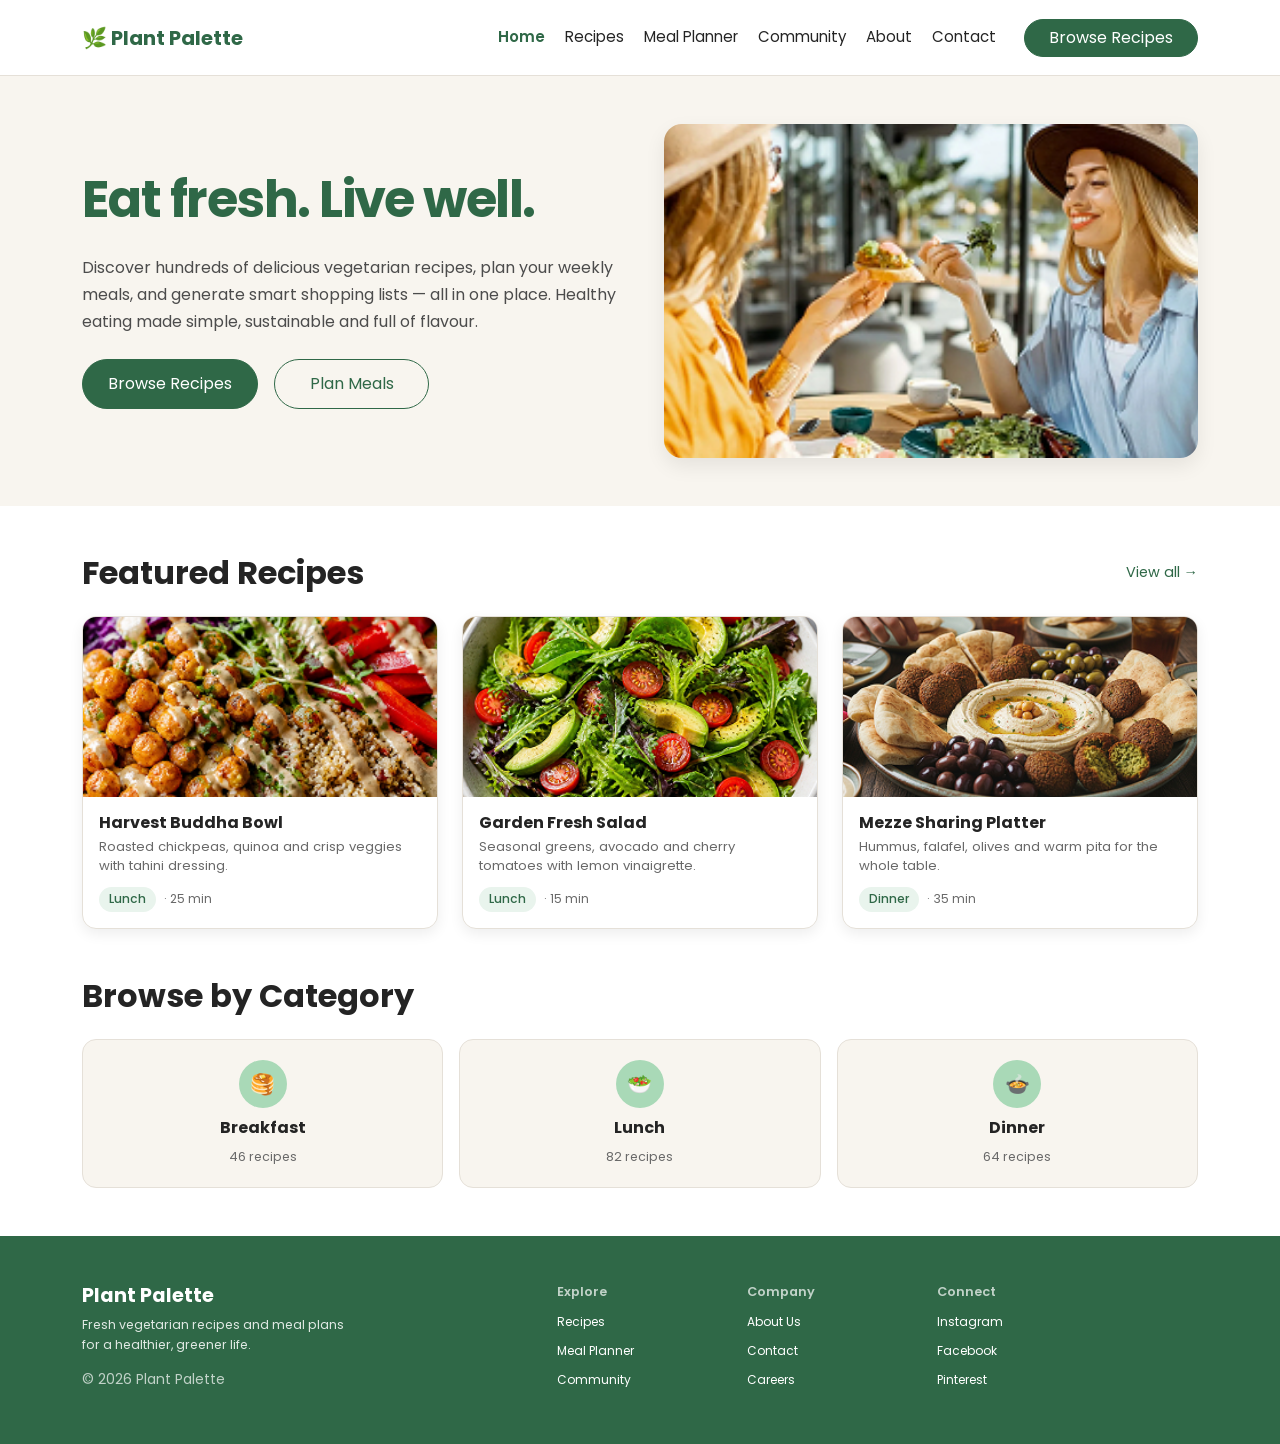
<file: index.html>
<!DOCTYPE html>
<html lang="en">

<head>
    <meta charset="UTF-8">
    <meta name="viewport" content="width=device-width, initial-scale=1.0">

    <title>Plant Palette | Home</title>

    <!-- Google Font -->
    <link rel="preconnect" href="https://fonts.googleapis.com">
    <link rel="preconnect" href="https://fonts.gstatic.com" crossorigin>
    <link
        href="https://fonts.googleapis.com/css2?family=Poppins:wght@400;500;600;700&display=swap"
        rel="stylesheet">

    <!-- Bootstrap -->
    <link
        href="https://cdn.jsdelivr.net/npm/bootstrap@5.3.8/dist/css/bootstrap.min.css"
        rel="stylesheet">

    <!-- Additional CSS Library: Animate.css -->
    <link
        rel="stylesheet"
        href="https://cdnjs.cloudflare.com/ajax/libs/animate.css/4.1.1/animate.min.css">

    <!-- Custom CSS -->
    <link rel="stylesheet" href="css/style.css">
</head>

<body>

    <!-- Skip Link -->
    <a href="#main-content" class="visually-hidden-focusable skip-link">
        Skip to main content
    </a>

    <!-- HEADER -->
    <header>
        <nav class="navbar navbar-expand-lg">
            <div class="container">

                <!-- Mobile hamburger -->
                <button
                    class="navbar-toggler order-1 d-lg-none"
                    type="button"
                    data-bs-toggle="collapse"
                    data-bs-target="#mainNavbar"
                    aria-controls="mainNavbar"
                    aria-expanded="false"
                    aria-label="Toggle navigation">
                    <span class="navbar-toggler-icon"></span>
                </button>

                <!-- Brand -->
                <a
                    class="navbar-brand order-2 order-lg-1 mx-auto mx-lg-0"
                    href="index.html">
                    🌿 Plant Palette
                </a>

                <!-- Mobile Search -->
                <a
                    class="mobile-search order-3 d-lg-none"
                    href="recipes.html"
                    aria-label="Search recipes">
                    🔍
                </a>

                <!-- Desktop / Collapsed navigation -->
                <div
                    class="collapse navbar-collapse order-4 order-lg-2 w-100"
                    id="mainNavbar">

                    <ul class="navbar-nav ms-lg-auto align-items-lg-center mt-3 mt-lg-0">

                        <li class="nav-item">
                            <a
                                class="nav-link active"
                                aria-current="page"
                                href="index.html">
                                Home
                            </a>
                        </li>

                        <li class="nav-item">
                            <a class="nav-link" href="recipes.html">
                                Recipes
                            </a>
                        </li>

                        <li class="nav-item">
                            <a class="nav-link" href="meal-planner.html">
                                Meal Planner
                            </a>
                        </li>

                        <li class="nav-item">
                            <a class="nav-link" href="#footer">
                                Community
                            </a>
                        </li>

                        <li class="nav-item">
                            <a class="nav-link" href="#footer">
                                About
                            </a>
                        </li>

                        <li class="nav-item">
                            <a class="nav-link" href="#footer">
                                Contact
                            </a>
                        </li>

                        <li class="nav-item ms-lg-3 d-none d-lg-block">
                            <a
                                class="btn btn-success rounded-pill px-4"
                                href="recipes.html">
                                Browse Recipes
                            </a>
                        </li>

                    </ul>

                </div>
            </div>
        </nav>
    </header>


    <main id="main-content">

        <!-- ================= HERO ================= -->
        <section class="hero-section">
            <div class="container py-5">

                <div class="row align-items-center g-5">

                    <!-- Text -->
                    <div
                        class="col-12 col-lg-6 order-2 order-md-1 animate__animated animate__fadeInLeft">

                        <h1 class="hero-title">
                            Eat fresh. Live well.
                        </h1>

                        <!-- Tablet / Desktop -->
                        <p class="hero-copy d-none d-md-block">
                            Discover hundreds of delicious vegetarian recipes,
                            plan your weekly meals, and generate smart shopping
                            lists — all in one place. Healthy eating made simple,
                            sustainable and full of flavour.
                        </p>

                        <!-- Phone -->
                        <p class="hero-copy d-md-none">
                            Hundreds of vegetarian recipes, weekly meal plans
                            and smart shopping lists — all in one place.
                        </p>

                        <div class="d-flex gap-3 flex-wrap mt-4">

                            <a
                                href="recipes.html"
                                class="btn btn-success rounded-pill hero-button">
                                Browse Recipes
                            </a>

                            <a
                                href="meal-planner.html"
                                class="btn btn-outline-success rounded-pill hero-button d-none d-md-inline-flex">
                                Plan Meals
                            </a>

                        </div>
                    </div>

                    <!-- Image -->
                    <div
                        class="col-12 col-lg-6 order-1 order-md-2 animate__animated animate__fadeInRight">

                        <img
                            src="images/hero-women-large.jpg"
                            srcset="
                                images/hero-women-small.jpg 480w,
                                images/hero-women-medium.jpg 768w,
                                images/hero-women-large.jpg 1200w
                            "
                            sizes="(max-width: 767px) 100vw, (max-width: 991px) 90vw, 50vw"
                            alt="Two women enjoying a vegetarian meal together"
                            class="img-fluid hero-image">

                    </div>

                </div>
            </div>
        </section>


        <!-- ================= FEATURED RECIPES ================= -->
        <section class="featured-section py-5">
            <div class="container">

                <div class="d-flex justify-content-between align-items-center mb-4">
                    <h2 class="section-title mb-0">Featured Recipes</h2>

                    <a
                        href="recipes.html"
                        class="view-all-link d-none d-md-inline">
                        View all →
                    </a>
                </div>

                <div class="row g-4">

                    <!-- Recipe 1 -->
                    <div class="col-12 col-md-6 col-lg-4">
                        <article class="card recipe-card h-100">

                            <img
                                src="images/chickpea-buddha-bowl-large.jpg"
                                srcset="
                                    images/chickpea-buddha-bowl-small.jpg 500w,
                                    images/chickpea-buddha-bowl-large.jpg 1000w
                                "
                                sizes="(max-width: 767px) 100vw, (max-width: 991px) 50vw, 33vw"
                                alt="Colourful chickpea Buddha bowl with grains and fresh vegetables"
                                class="card-img-top recipe-card-img">

                            <div class="card-body">
                                <h3 class="recipe-title">
                                    Harvest Buddha Bowl
                                </h3>

                                <p class="recipe-description">
                                    Roasted chickpeas, quinoa and crisp veggies
                                    with tahini dressing.
                                </p>

                                <div class="recipe-meta">
                                    <span class="recipe-badge">Lunch</span>
                                    <span>· 25 min</span>
                                </div>
                            </div>

                        </article>
                    </div>


                    <!-- Recipe 2 -->
                    <div class="col-12 col-md-6 col-lg-4">
                        <article class="card recipe-card h-100">

                            <img
                                src="images/garden-salad-large.jpg"
                                srcset="
                                    images/garden-salad-small.jpg 500w,
                                    images/garden-salad-medium.jpg 800w,
                                    images/garden-salad-large.jpg 1200w
                                "
                                sizes="(max-width: 767px) 100vw, (max-width: 991px) 50vw, 33vw"
                                alt="Fresh green salad with avocado and cherry tomatoes"
                                class="card-img-top recipe-card-img">

                            <div class="card-body">
                                <h3 class="recipe-title">
                                    Garden Fresh Salad
                                </h3>

                                <p class="recipe-description">
                                    Seasonal greens, avocado and cherry tomatoes
                                    with lemon vinaigrette.
                                </p>

                                <div class="recipe-meta">
                                    <span class="recipe-badge">Lunch</span>
                                    <span>· 15 min</span>
                                </div>
                            </div>

                        </article>
                    </div>


                    <!-- Recipe 3 -->
                    <div class="col-12 col-lg-4 d-none d-lg-block">
                        <article class="card recipe-card h-100">

                            <img
                                src="images/mezze-platter-large.jpg"
                                srcset="
                                    images/mezze-platter-small.jpg 500w,
                                    images/mezze-platter-large.jpg 1000w
                                "
                                sizes="33vw"
                                alt="Mediterranean mezze platter with hummus, falafel, olives and pita"
                                class="card-img-top recipe-card-img">

                            <div class="card-body">
                                <h3 class="recipe-title">
                                    Mezze Sharing Platter
                                </h3>

                                <p class="recipe-description">
                                    Hummus, falafel, olives and warm pita for
                                    the whole table.
                                </p>

                                <div class="recipe-meta">
                                    <span class="recipe-badge">Dinner</span>
                                    <span>· 35 min</span>
                                </div>
                            </div>

                        </article>
                    </div>

                </div>
            </div>
        </section>


        <!-- ================= CATEGORIES ================= -->
        <section class="category-section pb-5">
            <div class="container">

                <h2 class="section-title mb-4">
                    Browse by Category
                </h2>

                <div class="row g-3">

                    <div class="col-4">
                        <a href="recipes.html" class="category-card">

                            <span class="category-icon">🥞</span>

                            <strong>Breakfast</strong>

                            <span class="category-count d-none d-md-block">
                                46 recipes
                            </span>

                        </a>
                    </div>

                    <div class="col-4">
                        <a href="recipes.html" class="category-card">

                            <span class="category-icon">🥗</span>

                            <strong>Lunch</strong>

                            <span class="category-count d-none d-md-block">
                                82 recipes
                            </span>

                        </a>
                    </div>

                    <div class="col-4">
                        <a href="recipes.html" class="category-card">

                            <span class="category-icon">🍲</span>

                            <strong>Dinner</strong>

                            <span class="category-count d-none d-md-block">
                                64 recipes
                            </span>

                        </a>
                    </div>

                </div>
            </div>
        </section>

    </main>


    <!-- ================= FOOTER ================= -->
    <footer id="footer" class="site-footer">
        <div class="container py-4 py-lg-5">

            <div class="row g-4">

                <div class="col-5 col-lg-4">
                    <h2 class="footer-brand">
                        Plant Palette
                    </h2>

                    <p class="footer-description">
                        Fresh vegetarian recipes and meal plans
                        for a healthier, greener life.
                    </p>

                    <small>© 2026 Plant Palette</small>
                </div>


                <div class="col-3 col-lg-2 offset-lg-1">
                    <h3 class="footer-heading">Explore</h3>

                    <ul class="footer-links">
                        <li>
                            <a href="recipes.html">Recipes</a>
                        </li>
                        <li>
                            <a href="meal-planner.html">Meal Planner</a>
                        </li>
                        <li>
                            <a href="#footer">Community</a>
                        </li>
                    </ul>
                </div>


                <div class="col-lg-2 d-none d-lg-block">
                    <h3 class="footer-heading">Company</h3>

                    <ul class="footer-links">
                        <li><a href="#footer">About Us</a></li>
                        <li><a href="#footer">Contact</a></li>
                        <li><a href="#footer">Careers</a></li>
                    </ul>
                </div>


                <div class="col-4 col-lg-2">
                    <h3 class="footer-heading">Connect</h3>

                    <ul class="footer-links">
                        <li><a href="#footer">Instagram</a></li>
                        <li><a href="#footer">Facebook</a></li>
                        <li><a href="#footer">Pinterest</a></li>
                    </ul>
                </div>

            </div>
        </div>
    </footer>


    <script
        src="https://cdn.jsdelivr.net/npm/bootstrap@5.3.8/dist/js/bootstrap.bundle.min.js">
    </script>

</body>
</html>
</file>
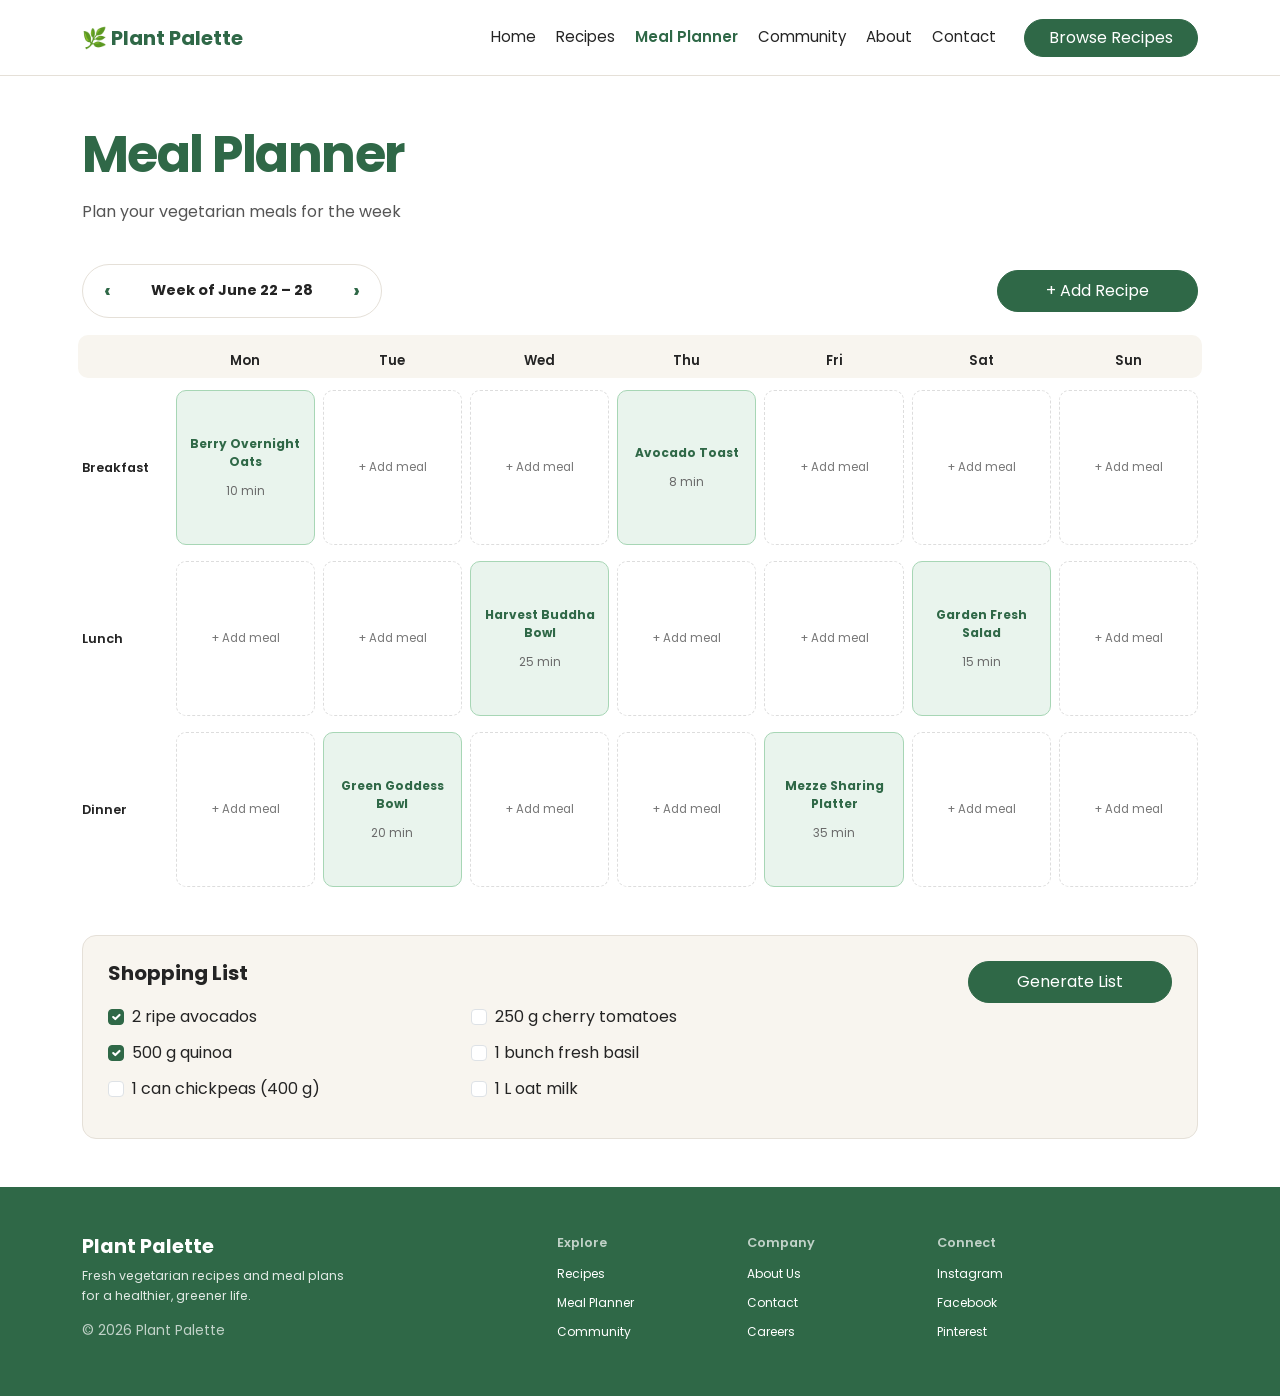
<file: meal-planner.html>
<!DOCTYPE html>
<html lang="en">

<head>
    <meta charset="UTF-8">
    <meta name="viewport" content="width=device-width, initial-scale=1.0">

    <title>Plant Palette | Meal Planner</title>

    <link rel="preconnect" href="https://fonts.googleapis.com">
    <link rel="preconnect" href="https://fonts.gstatic.com" crossorigin>

    <link
        href="https://fonts.googleapis.com/css2?family=Poppins:wght@400;500;600;700&display=swap"
        rel="stylesheet">

    <link
        href="https://cdn.jsdelivr.net/npm/bootstrap@5.3.8/dist/css/bootstrap.min.css"
        rel="stylesheet">

    <link
        rel="stylesheet"
        href="https://cdnjs.cloudflare.com/ajax/libs/animate.css/4.1.1/animate.min.css">

    <link rel="stylesheet" href="css/style.css">
</head>

<body>

    <a href="#main-content" class="visually-hidden-focusable skip-link">
        Skip to main content
    </a>


    <!-- HEADER -->
    <header>
        <nav class="navbar navbar-expand-lg">
            <div class="container">

                <button
                    class="navbar-toggler order-1 d-lg-none"
                    type="button"
                    data-bs-toggle="collapse"
                    data-bs-target="#mainNavbar"
                    aria-controls="mainNavbar"
                    aria-expanded="false"
                    aria-label="Toggle navigation">
                    <span class="navbar-toggler-icon"></span>
                </button>

                <a
                    class="navbar-brand order-2 order-lg-1 mx-auto mx-lg-0"
                    href="index.html">
                    🌿 Plant Palette
                </a>

                <a
                    class="mobile-search order-3 d-lg-none"
                    href="recipes.html"
                    aria-label="Search recipes">
                    🔍
                </a>

                <div
                    class="collapse navbar-collapse order-4 order-lg-2 w-100"
                    id="mainNavbar">

                    <ul class="navbar-nav ms-lg-auto align-items-lg-center mt-3 mt-lg-0">

                        <li class="nav-item">
                            <a class="nav-link" href="index.html">
                                Home
                            </a>
                        </li>

                        <li class="nav-item">
                            <a class="nav-link" href="recipes.html">
                                Recipes
                            </a>
                        </li>

                        <li class="nav-item">
                            <a
                                class="nav-link active"
                                aria-current="page"
                                href="meal-planner.html">
                                Meal Planner
                            </a>
                        </li>

                        <li class="nav-item">
                            <a class="nav-link" href="#footer">
                                Community
                            </a>
                        </li>

                        <li class="nav-item">
                            <a class="nav-link" href="#footer">
                                About
                            </a>
                        </li>

                        <li class="nav-item">
                            <a class="nav-link" href="#footer">
                                Contact
                            </a>
                        </li>

                        <li class="nav-item ms-lg-3 d-none d-lg-block">
                            <a
                                class="btn btn-success rounded-pill px-4"
                                href="recipes.html">
                                Browse Recipes
                            </a>
                        </li>

                    </ul>

                </div>
            </div>
        </nav>
    </header>


    <main id="main-content">

        <!-- ================= SECTION 1: INTRO ================= -->
        <section class="planner-intro py-5">
            <div class="container">

                <h1 class="page-title">
                    Meal Planner
                </h1>

                <p class="page-subtitle d-none d-md-block">
                    Plan your vegetarian meals for the week
                </p>


                <div class="row align-items-center mt-4 g-3">

                    <div class="col-12 col-md-6">

                        <div class="week-selector">

                            <button
                                class="week-arrow"
                                type="button"
                                aria-label="Previous week">
                                ‹
                            </button>

                            <strong>
                                Week of June 22 – 28
                            </strong>

                            <button
                                class="week-arrow"
                                type="button"
                                aria-label="Next week">
                                ›
                            </button>

                        </div>

                    </div>


                    <div class="col-md-6 text-md-end d-none d-md-block">

                        <button class="btn btn-success rounded-pill px-5 py-2">
                            + Add Recipe
                        </button>

                    </div>

                </div>
            </div>
        </section>


        <!-- ================= SECTION 2: PLANNER ================= -->
        <section class="planner-section pb-5">
            <div class="container">


                <!-- ====================================================
                     DESKTOP >= 992
                ===================================================== -->
                <div class="d-none d-lg-block">

                    <!-- Days -->
                    <div class="row planner-day-header g-2">

                        <div class="col-1"></div>

                        <div class="col text-center">Mon</div>
                        <div class="col text-center">Tue</div>
                        <div class="col text-center">Wed</div>
                        <div class="col text-center">Thu</div>
                        <div class="col text-center">Fri</div>
                        <div class="col text-center">Sat</div>
                        <div class="col text-center">Sun</div>

                    </div>


                    <!-- Breakfast -->
                    <div class="row g-2 mt-1">

                        <div class="col-1 planner-row-title">
                            Breakfast
                        </div>

                        <div class="col">
                            <div class="planner-cell meal-filled">
                                <strong>Berry Overnight Oats</strong>
                                <span>10 min</span>
                            </div>
                        </div>

                        <div class="col">
                            <div class="planner-cell">+ Add meal</div>
                        </div>

                        <div class="col">
                            <div class="planner-cell">+ Add meal</div>
                        </div>

                        <div class="col">
                            <div class="planner-cell meal-filled">
                                <strong>Avocado Toast</strong>
                                <span>8 min</span>
                            </div>
                        </div>

                        <div class="col">
                            <div class="planner-cell">+ Add meal</div>
                        </div>

                        <div class="col">
                            <div class="planner-cell">+ Add meal</div>
                        </div>

                        <div class="col">
                            <div class="planner-cell">+ Add meal</div>
                        </div>

                    </div>


                    <!-- Lunch -->
                    <div class="row g-2 mt-2">

                        <div class="col-1 planner-row-title">
                            Lunch
                        </div>

                        <div class="col">
                            <div class="planner-cell">+ Add meal</div>
                        </div>

                        <div class="col">
                            <div class="planner-cell">+ Add meal</div>
                        </div>

                        <div class="col">
                            <div class="planner-cell meal-filled">
                                <strong>Harvest Buddha Bowl</strong>
                                <span>25 min</span>
                            </div>
                        </div>

                        <div class="col">
                            <div class="planner-cell">+ Add meal</div>
                        </div>

                        <div class="col">
                            <div class="planner-cell">+ Add meal</div>
                        </div>

                        <div class="col">
                            <div class="planner-cell meal-filled">
                                <strong>Garden Fresh Salad</strong>
                                <span>15 min</span>
                            </div>
                        </div>

                        <div class="col">
                            <div class="planner-cell">+ Add meal</div>
                        </div>

                    </div>


                    <!-- Dinner -->
                    <div class="row g-2 mt-2">

                        <div class="col-1 planner-row-title">
                            Dinner
                        </div>

                        <div class="col">
                            <div class="planner-cell">+ Add meal</div>
                        </div>

                        <div class="col">
                            <div class="planner-cell meal-filled">
                                <strong>Green Goddess Bowl</strong>
                                <span>20 min</span>
                            </div>
                        </div>

                        <div class="col">
                            <div class="planner-cell">+ Add meal</div>
                        </div>

                        <div class="col">
                            <div class="planner-cell">+ Add meal</div>
                        </div>

                        <div class="col">
                            <div class="planner-cell meal-filled">
                                <strong>Mezze Sharing Platter</strong>
                                <span>35 min</span>
                            </div>
                        </div>

                        <div class="col">
                            <div class="planner-cell">+ Add meal</div>
                        </div>

                        <div class="col">
                            <div class="planner-cell">+ Add meal</div>
                        </div>

                    </div>

                </div>


                <!-- ====================================================
                     TABLET 768–991
                ===================================================== -->
                <div class="d-none d-md-block d-lg-none">

                    <div class="row tablet-planner-header g-2">

                        <div class="col-2"></div>
                        <div class="col text-center">Breakfast</div>
                        <div class="col text-center">Lunch</div>
                        <div class="col text-center">Dinner</div>

                    </div>


                    <!-- Monday -->
                    <div class="row g-2 mt-2 align-items-stretch">

                        <div class="col-2 planner-row-title">Mon</div>

                        <div class="col">
                            <div class="planner-cell meal-filled">
                                <strong>Berry Overnight Oats</strong>
                                <span>10 min</span>
                            </div>
                        </div>

                        <div class="col">
                            <div class="planner-cell">+ Add meal</div>
                        </div>

                        <div class="col">
                            <div class="planner-cell">+ Add meal</div>
                        </div>

                    </div>


                    <!-- Tuesday -->
                    <div class="row g-2 mt-2">

                        <div class="col-2 planner-row-title">Tue</div>

                        <div class="col">
                            <div class="planner-cell">+ Add meal</div>
                        </div>

                        <div class="col">
                            <div class="planner-cell">+ Add meal</div>
                        </div>

                        <div class="col">
                            <div class="planner-cell meal-filled">
                                <strong>Green Goddess Bowl</strong>
                                <span>20 min</span>
                            </div>
                        </div>

                    </div>


                    <!-- Wednesday -->
                    <div class="row g-2 mt-2">

                        <div class="col-2 planner-row-title">Wed</div>

                        <div class="col">
                            <div class="planner-cell">+ Add meal</div>
                        </div>

                        <div class="col">
                            <div class="planner-cell meal-filled">
                                <strong>Harvest Buddha Bowl</strong>
                                <span>25 min</span>
                            </div>
                        </div>

                        <div class="col">
                            <div class="planner-cell">+ Add meal</div>
                        </div>

                    </div>


                    <!-- Thursday -->
                    <div class="row g-2 mt-2">

                        <div class="col-2 planner-row-title">Thu</div>

                        <div class="col">
                            <div class="planner-cell meal-filled">
                                <strong>Avocado Toast</strong>
                                <span>8 min</span>
                            </div>
                        </div>

                        <div class="col">
                            <div class="planner-cell">+ Add meal</div>
                        </div>

                        <div class="col">
                            <div class="planner-cell">+ Add meal</div>
                        </div>

                    </div>


                    <!-- Friday -->
                    <div class="row g-2 mt-2">

                        <div class="col-2 planner-row-title">Fri</div>

                        <div class="col">
                            <div class="planner-cell">+ Add meal</div>
                        </div>

                        <div class="col">
                            <div class="planner-cell">+ Add meal</div>
                        </div>

                        <div class="col">
                            <div class="planner-cell meal-filled">
                                <strong>Mezze Sharing Platter</strong>
                                <span>35 min</span>
                            </div>
                        </div>

                    </div>


                    <!-- Saturday -->
                    <div class="row g-2 mt-2">

                        <div class="col-2 planner-row-title">Sat</div>

                        <div class="col">
                            <div class="planner-cell">+ Add meal</div>
                        </div>

                        <div class="col">
                            <div class="planner-cell">+ Add meal</div>
                        </div>

                        <div class="col">
                            <div class="planner-cell">+ Add meal</div>
                        </div>

                    </div>


                    <!-- Sunday -->
                    <div class="row g-2 mt-2">

                        <div class="col-2 planner-row-title">Sun</div>

                        <div class="col">
                            <div class="planner-cell">+ Add meal</div>
                        </div>

                        <div class="col">
                            <div class="planner-cell meal-filled">
                                <strong>Garden Fresh Salad</strong>
                                <span>15 min</span>
                            </div>
                        </div>

                        <div class="col">
                            <div class="planner-cell">+ Add meal</div>
                        </div>

                    </div>

                </div>


                <!-- ====================================================
                     MOBILE
                ===================================================== -->
                <div class="d-md-none">

                    <!-- Week day buttons -->
                    <div class="row g-2 mobile-day-selector">

                        <div class="col">
                            <button class="mobile-day active-day">M</button>
                        </div>

                        <div class="col">
                            <button class="mobile-day">T</button>
                        </div>

                        <div class="col">
                            <button class="mobile-day">W</button>
                        </div>

                        <div class="col">
                            <button class="mobile-day">T</button>
                        </div>

                        <div class="col">
                            <button class="mobile-day">F</button>
                        </div>

                        <div class="col">
                            <button class="mobile-day">S</button>
                        </div>

                        <div class="col">
                            <button class="mobile-day">S</button>
                        </div>

                    </div>


                    <!-- Breakfast -->
                    <div class="mobile-meal-block mt-5">

                        <h2 class="mobile-meal-title">
                            Breakfast
                        </h2>

                        <article class="mobile-meal-card meal-filled">

                            <div>
                                <h3>Berry Overnight Oats</h3>
                                <p>10 min · 320 kcal</p>
                            </div>

                            <img
                                src="images/pesto-bowl-large.jpg"
                                srcset="
                                    images/pesto-bowl-small.jpg 500w,
                                    images/pesto-bowl-large.jpg 1000w
                                "
                                sizes="120px"
                                alt="Vegetarian breakfast bowl"
                                class="mobile-meal-image">

                        </article>

                    </div>


                    <!-- Lunch -->
                    <div class="mobile-meal-block">

                        <h2 class="mobile-meal-title">
                            Lunch
                        </h2>

                        <button class="mobile-empty-meal">
                            + Add meal
                        </button>

                    </div>


                    <!-- Dinner -->
                    <div class="mobile-meal-block">

                        <h2 class="mobile-meal-title">
                            Dinner
                        </h2>

                        <article class="mobile-meal-card meal-filled">

                            <div>
                                <h3>Mezze Sharing Platter</h3>
                                <p>35 min · 540 kcal</p>
                            </div>

                            <img
                                src="images/mezze-platter-large.jpg"
                                srcset="
                                    images/mezze-platter-small.jpg 500w,
                                    images/mezze-platter-large.jpg 1000w
                                "
                                sizes="120px"
                                alt="Mediterranean mezze platter"
                                class="mobile-meal-image">

                        </article>

                    </div>

                </div>

            </div>
        </section>


        <!-- ================= SECTION 3: SHOPPING LIST ================= -->
        <section class="shopping-section pb-5">
            <div class="container">

                <!-- Desktop Shopping List -->
                <div class="shopping-box d-none d-lg-block">

                    <div class="row align-items-start">

                        <div class="col-lg-8">

                            <h2 class="shopping-title">
                                Shopping List
                            </h2>

                            <div class="row">

                                <div class="col-6">

                                    <div class="form-check">
                                        <input
                                            class="form-check-input"
                                            type="checkbox"
                                            checked
                                            id="avocados">

                                        <label
                                            class="form-check-label"
                                            for="avocados">
                                            2 ripe avocados
                                        </label>
                                    </div>


                                    <div class="form-check">
                                        <input
                                            class="form-check-input"
                                            type="checkbox"
                                            checked
                                            id="quinoa">

                                        <label
                                            class="form-check-label"
                                            for="quinoa">
                                            500 g quinoa
                                        </label>
                                    </div>


                                    <div class="form-check">
                                        <input
                                            class="form-check-input"
                                            type="checkbox"
                                            id="chickpeas">

                                        <label
                                            class="form-check-label"
                                            for="chickpeas">
                                            1 can chickpeas (400 g)
                                        </label>
                                    </div>

                                </div>


                                <div class="col-6">

                                    <div class="form-check">
                                        <input
                                            class="form-check-input"
                                            type="checkbox"
                                            id="tomatoes">

                                        <label
                                            class="form-check-label"
                                            for="tomatoes">
                                            250 g cherry tomatoes
                                        </label>
                                    </div>


                                    <div class="form-check">
                                        <input
                                            class="form-check-input"
                                            type="checkbox"
                                            id="basil">

                                        <label
                                            class="form-check-label"
                                            for="basil">
                                            1 bunch fresh basil
                                        </label>
                                    </div>


                                    <div class="form-check">
                                        <input
                                            class="form-check-input"
                                            type="checkbox"
                                            id="milk">

                                        <label
                                            class="form-check-label"
                                            for="milk">
                                            1 L oat milk
                                        </label>
                                    </div>

                                </div>

                            </div>

                        </div>


                        <div class="col-lg-4 text-end">

                            <button
                                class="btn btn-success rounded-pill px-5 py-2">
                                Generate List
                            </button>

                        </div>

                    </div>

                </div>


                <!-- Tablet + Mobile -->
                <div class="d-lg-none">

                    <button
                        class="btn btn-success rounded-pill w-100 py-3">
                        Generate Shopping List
                    </button>

                </div>

            </div>
        </section>

    </main>


    <!-- FOOTER -->
    <footer id="footer" class="site-footer">
        <div class="container py-4 py-lg-5">

            <div class="row g-4">

                <div class="col-5 col-lg-4">

                    <h2 class="footer-brand">
                        Plant Palette
                    </h2>

                    <p class="footer-description">
                        Fresh vegetarian recipes and meal plans
                        for a healthier, greener life.
                    </p>

                    <small>
                        © 2026 Plant Palette
                    </small>

                </div>


                <div class="col-3 col-lg-2 offset-lg-1">

                    <h3 class="footer-heading">
                        Explore
                    </h3>

                    <ul class="footer-links">
                        <li><a href="recipes.html">Recipes</a></li>
                        <li><a href="meal-planner.html">Meal Planner</a></li>
                        <li><a href="#footer">Community</a></li>
                    </ul>

                </div>


                <div class="col-lg-2 d-none d-lg-block">

                    <h3 class="footer-heading">
                        Company
                    </h3>

                    <ul class="footer-links">
                        <li><a href="#footer">About Us</a></li>
                        <li><a href="#footer">Contact</a></li>
                        <li><a href="#footer">Careers</a></li>
                    </ul>

                </div>


                <div class="col-4 col-lg-2">

                    <h3 class="footer-heading">
                        Connect
                    </h3>

                    <ul class="footer-links">
                        <li><a href="#footer">Instagram</a></li>
                        <li><a href="#footer">Facebook</a></li>
                        <li><a href="#footer">Pinterest</a></li>
                    </ul>

                </div>

            </div>

        </div>
    </footer>


    <script
        src="https://cdn.jsdelivr.net/npm/bootstrap@5.3.8/dist/js/bootstrap.bundle.min.js">
    </script>

</body>
</html>
</file>
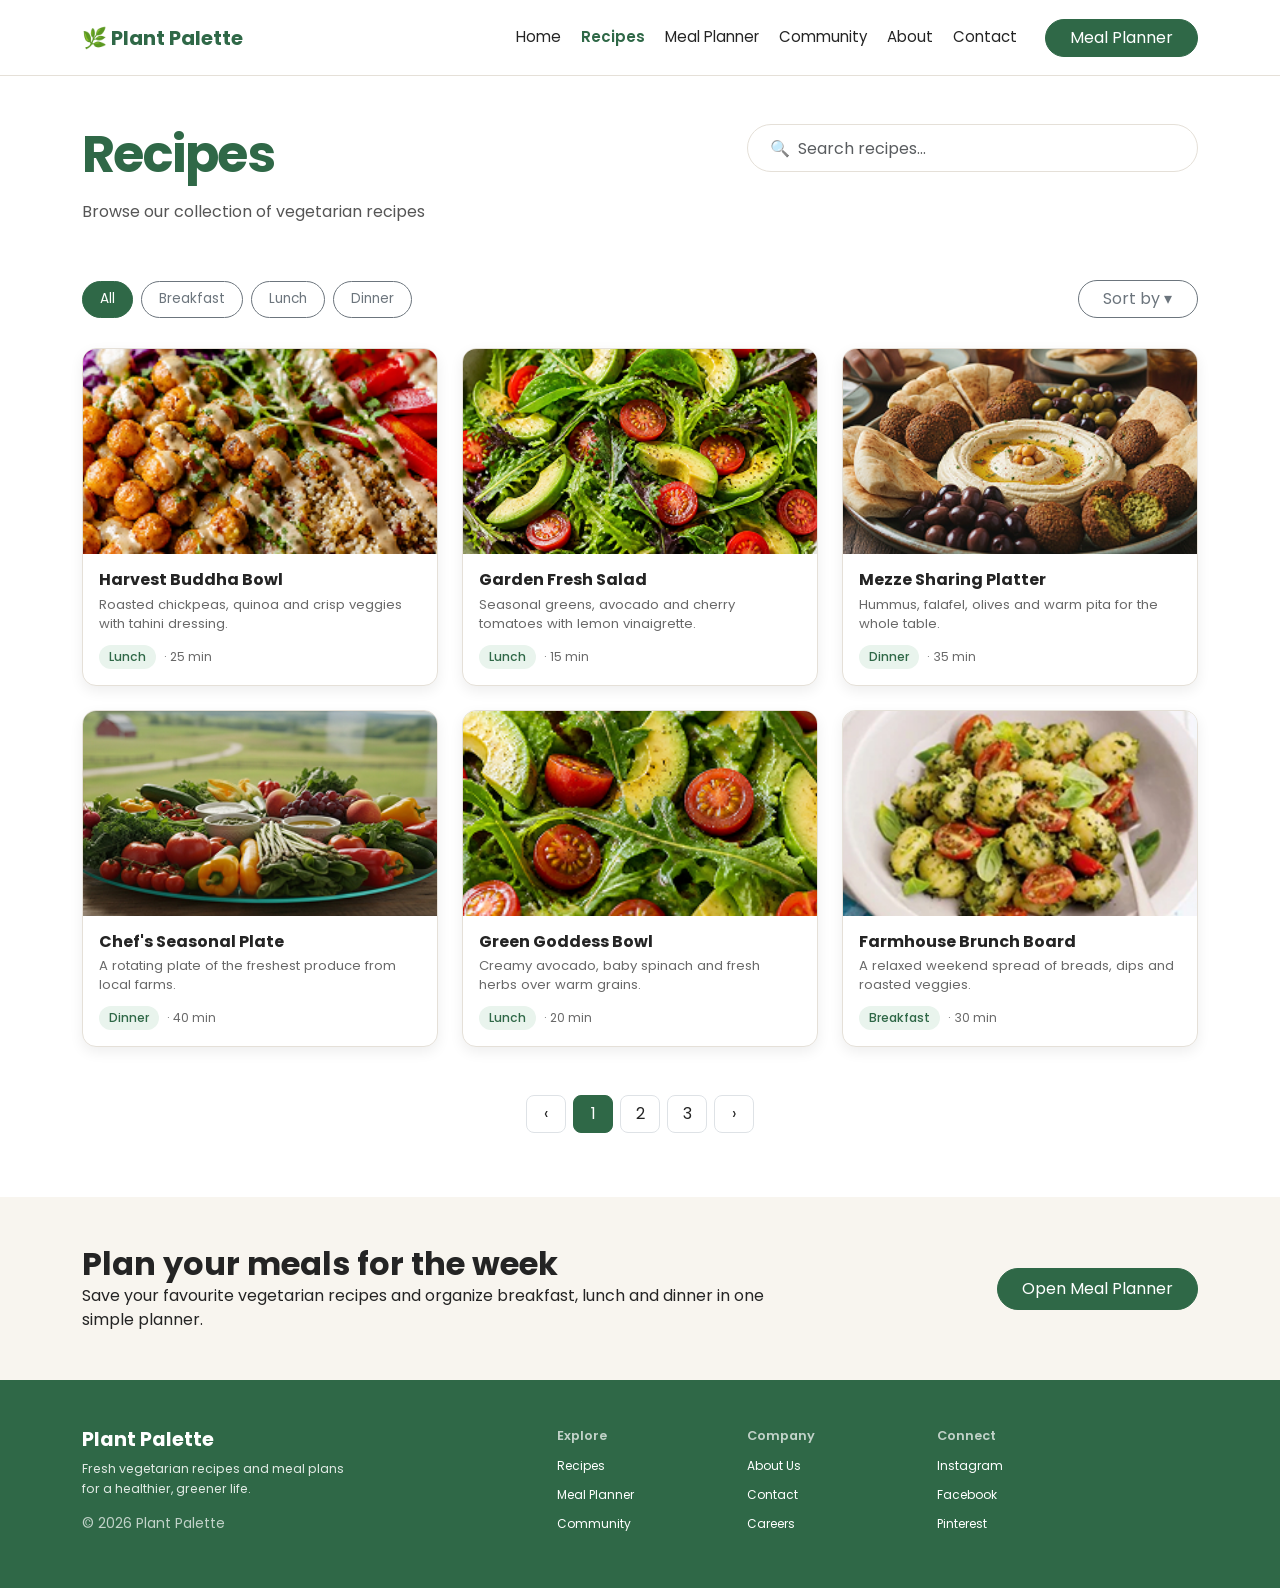
<file: recipes.html>
<!DOCTYPE html>
<html lang="en">

<head>
    <meta charset="UTF-8">
    <meta name="viewport" content="width=device-width, initial-scale=1.0">

    <title>Plant Palette | Recipes</title>

    <link rel="preconnect" href="https://fonts.googleapis.com">
    <link rel="preconnect" href="https://fonts.gstatic.com" crossorigin>

    <link
        href="https://fonts.googleapis.com/css2?family=Poppins:wght@400;500;600;700&display=swap"
        rel="stylesheet">

    <link
        href="https://cdn.jsdelivr.net/npm/bootstrap@5.3.8/dist/css/bootstrap.min.css"
        rel="stylesheet">

    <link
        rel="stylesheet"
        href="https://cdnjs.cloudflare.com/ajax/libs/animate.css/4.1.1/animate.min.css">

    <link rel="stylesheet" href="css/style.css">
</head>

<body>

    <a href="#main-content" class="visually-hidden-focusable skip-link">
        Skip to main content
    </a>


    <!-- HEADER -->
    <header>
        <nav class="navbar navbar-expand-lg">
            <div class="container">

                <button
                    class="navbar-toggler order-1 d-lg-none"
                    type="button"
                    data-bs-toggle="collapse"
                    data-bs-target="#mainNavbar"
                    aria-controls="mainNavbar"
                    aria-expanded="false"
                    aria-label="Toggle navigation">
                    <span class="navbar-toggler-icon"></span>
                </button>

                <a
                    class="navbar-brand order-2 order-lg-1 mx-auto mx-lg-0"
                    href="index.html">
                    🌿 Plant Palette
                </a>

                <a
                    class="mobile-search order-3 d-lg-none"
                    href="#recipe-search"
                    aria-label="Search recipes">
                    🔍
                </a>

                <div
                    class="collapse navbar-collapse order-4 order-lg-2 w-100"
                    id="mainNavbar">

                    <ul class="navbar-nav ms-lg-auto align-items-lg-center mt-3 mt-lg-0">

                        <li class="nav-item">
                            <a class="nav-link" href="index.html">
                                Home
                            </a>
                        </li>

                        <li class="nav-item">
                            <a
                                class="nav-link active"
                                aria-current="page"
                                href="recipes.html">
                                Recipes
                            </a>
                        </li>

                        <li class="nav-item">
                            <a class="nav-link" href="meal-planner.html">
                                Meal Planner
                            </a>
                        </li>

                        <li class="nav-item">
                            <a class="nav-link" href="#footer">
                                Community
                            </a>
                        </li>

                        <li class="nav-item">
                            <a class="nav-link" href="#footer">
                                About
                            </a>
                        </li>

                        <li class="nav-item">
                            <a class="nav-link" href="#footer">
                                Contact
                            </a>
                        </li>

                        <li class="nav-item ms-lg-3 d-none d-lg-block">
                            <a
                                class="btn btn-success rounded-pill px-4"
                                href="meal-planner.html">
                                Meal Planner
                            </a>
                        </li>

                    </ul>

                </div>
            </div>
        </nav>
    </header>


    <main id="main-content">

        <!-- ================= SECTION 1: SEARCH / FILTERS ================= -->
        <section class="recipes-header py-5">
            <div class="container">

                <div class="row align-items-start g-4">

                    <div class="col-12 col-lg-6">
                        <h1 class="page-title">
                            Recipes
                        </h1>

                        <p class="page-subtitle d-none d-md-block">
                            Browse our collection of vegetarian recipes
                        </p>
                    </div>

                    <div class="col-12 col-lg-5 ms-lg-auto">
                        <label for="recipe-search" class="visually-hidden">
                            Search recipes
                        </label>

                        <input
                            id="recipe-search"
                            class="form-control recipe-search"
                            type="search"
                            placeholder="🔍  Search recipes...">
                    </div>

                </div>


                <div class="row align-items-center mt-4 g-3">

                    <div class="col-12 col-lg-8">

                        <div class="d-flex gap-2 flex-wrap">

                            <button class="btn btn-success filter-button">
                                All
                            </button>

                            <button class="btn btn-outline-secondary filter-button">
                                Breakfast
                            </button>

                            <button class="btn btn-outline-secondary filter-button">
                                Lunch
                            </button>

                            <button class="btn btn-outline-secondary filter-button">
                                Dinner
                            </button>

                        </div>
                    </div>


                    <div class="col-lg-4 text-lg-end d-none d-lg-block">
                        <button class="btn btn-outline-secondary sort-button">
                            Sort by ▾
                        </button>
                    </div>

                </div>

            </div>
        </section>


        <!-- ================= SECTION 2: RECIPE COLLECTION ================= -->
        <section class="recipe-collection pb-5">
            <div class="container">

                <h2 class="visually-hidden">
                    Recipe collection
                </h2>

                <div class="row g-4">

                    <!-- 1 -->
                    <div class="col-12 col-md-6 col-lg-4">
                        <article class="card recipe-card h-100 animate__animated animate__fadeInUp">

                            <img
                                src="images/chickpea-buddha-bowl-large.jpg"
                                srcset="
                                    images/chickpea-buddha-bowl-small.jpg 500w,
                                    images/chickpea-buddha-bowl-large.jpg 1000w
                                "
                                sizes="(max-width: 767px) 100vw, (max-width: 991px) 50vw, 33vw"
                                alt="Chickpea Buddha bowl with quinoa and vegetables"
                                class="card-img-top recipe-list-image">

                            <div class="card-body">
                                <h3 class="recipe-title">
                                    Harvest Buddha Bowl
                                </h3>

                                <p class="recipe-description">
                                    Roasted chickpeas, quinoa and crisp veggies
                                    with tahini dressing.
                                </p>

                                <div class="recipe-meta">
                                    <span class="recipe-badge">Lunch</span>
                                    <span>· 25 min</span>
                                </div>
                            </div>

                        </article>
                    </div>


                    <!-- 2 -->
                    <div class="col-12 col-md-6 col-lg-4">
                        <article class="card recipe-card h-100 animate__animated animate__fadeInUp">

                            <img
                                src="images/garden-salad-large.jpg"
                                srcset="
                                    images/garden-salad-small.jpg 500w,
                                    images/garden-salad-medium.jpg 800w,
                                    images/garden-salad-large.jpg 1200w
                                "
                                sizes="(max-width: 767px) 100vw, (max-width: 991px) 50vw, 33vw"
                                alt="Fresh salad with avocado and cherry tomatoes"
                                class="card-img-top recipe-list-image">

                            <div class="card-body">

                                <h3 class="recipe-title">
                                    Garden Fresh Salad
                                </h3>

                                <p class="recipe-description">
                                    Seasonal greens, avocado and cherry tomatoes
                                    with lemon vinaigrette.
                                </p>

                                <div class="recipe-meta">
                                    <span class="recipe-badge">Lunch</span>
                                    <span>· 15 min</span>
                                </div>

                            </div>
                        </article>
                    </div>


                    <!-- 3 -->
                    <div class="col-md-6 col-lg-4 d-none d-md-block">
                        <article class="card recipe-card h-100 animate__animated animate__fadeInUp">

                            <img
                                src="images/mezze-platter-large.jpg"
                                srcset="
                                    images/mezze-platter-small.jpg 500w,
                                    images/mezze-platter-large.jpg 1000w
                                "
                                sizes="(max-width: 991px) 50vw, 33vw"
                                alt="Mezze platter with hummus, falafel and pita"
                                class="card-img-top recipe-list-image">

                            <div class="card-body">

                                <h3 class="recipe-title">
                                    Mezze Sharing Platter
                                </h3>

                                <p class="recipe-description">
                                    Hummus, falafel, olives and warm pita for
                                    the whole table.
                                </p>

                                <div class="recipe-meta">
                                    <span class="recipe-badge">Dinner</span>
                                    <span>· 35 min</span>
                                </div>

                            </div>
                        </article>
                    </div>


                    <!-- 4 -->
                    <div class="col-md-6 col-lg-4 d-none d-md-block">
                        <article class="card recipe-card h-100">

                            <img
                                src="images/seasonal-produce-large.jpg"
                                srcset="
                                    images/seasonal-plate-large.jpg 700w,
                                    images/seasonal-produce-large.jpg 1200w
                                "
                                sizes="(max-width: 991px) 50vw, 33vw"
                                alt="Fresh seasonal vegetables from a local farm"
                                class="card-img-top recipe-list-image">

                            <div class="card-body">

                                <h3 class="recipe-title">
                                    Chef's Seasonal Plate
                                </h3>

                                <p class="recipe-description">
                                    A rotating plate of the freshest produce
                                    from local farms.
                                </p>

                                <div class="recipe-meta">
                                    <span class="recipe-badge">Dinner</span>
                                    <span>· 40 min</span>
                                </div>

                            </div>
                        </article>
                    </div>


                    <!-- 5 -->
                    <div class="col-lg-4 d-none d-lg-block">
                        <article class="card recipe-card h-100">

                            <img
                                src="images/avocado-salad-large.jpg"
                                srcset="
                                    images/avocado-salad-small.jpg 500w,
                                    images/avocado-salad-large.jpg 1000w
                                "
                                sizes="33vw"
                                alt="Green salad bowl topped with avocado"
                                class="card-img-top recipe-list-image">

                            <div class="card-body">

                                <h3 class="recipe-title">
                                    Green Goddess Bowl
                                </h3>

                                <p class="recipe-description">
                                    Creamy avocado, baby spinach and fresh herbs
                                    over warm grains.
                                </p>

                                <div class="recipe-meta">
                                    <span class="recipe-badge">Lunch</span>
                                    <span>· 20 min</span>
                                </div>

                            </div>
                        </article>
                    </div>


                    <!-- 6 -->
                    <div class="col-lg-4 d-none d-lg-block">
                        <article class="card recipe-card h-100">

                            <img
                                src="images/pesto-bowl-large.jpg"
                                srcset="
                                    images/pesto-bowl-small.jpg 500w,
                                    images/pesto-bowl-large.jpg 1000w
                                "
                                sizes="33vw"
                                alt="Vegetarian brunch bowl with fresh vegetables"
                                class="card-img-top recipe-list-image">

                            <div class="card-body">

                                <h3 class="recipe-title">
                                    Farmhouse Brunch Board
                                </h3>

                                <p class="recipe-description">
                                    A relaxed weekend spread of breads, dips
                                    and roasted veggies.
                                </p>

                                <div class="recipe-meta">
                                    <span class="recipe-badge">Breakfast</span>
                                    <span>· 30 min</span>
                                </div>

                            </div>
                        </article>
                    </div>

                </div>


                <!-- Desktop / Tablet Pagination -->
                <nav
                    class="mt-5 d-none d-md-block"
                    aria-label="Recipe pages">

                    <ul class="pagination justify-content-center">

                        <li class="page-item">
                            <a class="page-link" href="#" aria-label="Previous page">
                                ‹
                            </a>
                        </li>

                        <li class="page-item active">
                            <a class="page-link" href="#">1</a>
                        </li>

                        <li class="page-item">
                            <a class="page-link" href="#">2</a>
                        </li>

                        <li class="page-item">
                            <a class="page-link" href="#">3</a>
                        </li>

                        <li class="page-item">
                            <a class="page-link" href="#" aria-label="Next page">
                                ›
                            </a>
                        </li>

                    </ul>
                </nav>


                <!-- Mobile Load More -->
                <div class="d-md-none mt-4">
                    <button class="btn btn-outline-success rounded-pill w-100 py-3">
                        Load more recipes
                    </button>
                </div>

            </div>
        </section>


        <!-- ================= SECTION 3 ================= -->
        <section class="recipes-cta py-5">
            <div class="container">

                <div class="row align-items-center g-4">

                    <div class="col-md-8">
                        <h2 class="section-title">
                            Plan your meals for the week
                        </h2>

                        <p class="mb-0">
                            Save your favourite vegetarian recipes and organize
                            breakfast, lunch and dinner in one simple planner.
                        </p>
                    </div>

                    <div class="col-md-4 text-md-end">
                        <a
                            href="meal-planner.html"
                            class="btn btn-success rounded-pill px-4 py-2">
                            Open Meal Planner
                        </a>
                    </div>

                </div>
            </div>
        </section>

    </main>


    <!-- FOOTER -->
    <footer id="footer" class="site-footer">
        <div class="container py-4 py-lg-5">

            <div class="row g-4">

                <div class="col-5 col-lg-4">
                    <h2 class="footer-brand">Plant Palette</h2>

                    <p class="footer-description">
                        Fresh vegetarian recipes and meal plans
                        for a healthier, greener life.
                    </p>

                    <small>© 2026 Plant Palette</small>
                </div>

                <div class="col-3 col-lg-2 offset-lg-1">
                    <h3 class="footer-heading">Explore</h3>

                    <ul class="footer-links">
                        <li><a href="recipes.html">Recipes</a></li>
                        <li><a href="meal-planner.html">Meal Planner</a></li>
                        <li><a href="#footer">Community</a></li>
                    </ul>
                </div>

                <div class="col-lg-2 d-none d-lg-block">
                    <h3 class="footer-heading">Company</h3>

                    <ul class="footer-links">
                        <li><a href="#footer">About Us</a></li>
                        <li><a href="#footer">Contact</a></li>
                        <li><a href="#footer">Careers</a></li>
                    </ul>
                </div>

                <div class="col-4 col-lg-2">
                    <h3 class="footer-heading">Connect</h3>

                    <ul class="footer-links">
                        <li><a href="#footer">Instagram</a></li>
                        <li><a href="#footer">Facebook</a></li>
                        <li><a href="#footer">Pinterest</a></li>
                    </ul>
                </div>

            </div>

        </div>
    </footer>


    <script
        src="https://cdn.jsdelivr.net/npm/bootstrap@5.3.8/dist/js/bootstrap.bundle.min.js">
    </script>

</body>
</html>
</file>
<file: css/style.css>
/* =========================================================
   PLANT PALETTE — CUSTOM THEME
   ========================================================= */

:root {
    --bs-body-font-family: "Poppins", sans-serif;

    --bs-body-bg: #ffffff;
    --bs-body-color: #242424;

    --bs-success: #2f6847;
    --bs-success-rgb: 47, 104, 71;

    --plant-green: #2f6847;
    --plant-green-dark: #245238;
    --plant-green-light: #e9f4ed;

    --plant-cream: #f8f5ef;
    --plant-border: #e5e0d8;

    --plant-text: #242424;
    --plant-muted: #696969;

    --plant-radius: 16px;
}


/* =========================================================
   GLOBAL
   ========================================================= */

html {
    scroll-behavior: smooth;
}

body {
    margin: 0;
    font-family: var(--bs-body-font-family);
    color: var(--plant-text);
    background-color: #ffffff;
}

img {
    max-width: 100%;
}

a,
button,
.btn,
input {
    transition:
        color 0.2s ease,
        background-color 0.2s ease,
        border-color 0.2s ease,
        transform 0.2s ease,
        box-shadow 0.2s ease;
}

a:focus-visible,
button:focus-visible,
input:focus-visible {
    outline: 3px solid #9bc9aa;
    outline-offset: 3px;
    box-shadow: none !important;
}

.skip-link {
    position: absolute;
    z-index: 9999;
    top: 10px;
    left: 10px;

    padding: 10px 16px;

    background-color: #ffffff;
    color: var(--plant-green);

    border-radius: 8px;
}


/* =========================================================
   BOOTSTRAP BUTTON OVERRIDES
   ========================================================= */

.btn-success {
    --bs-btn-bg: var(--plant-green);
    --bs-btn-border-color: var(--plant-green);

    --bs-btn-hover-bg: var(--plant-green-dark);
    --bs-btn-hover-border-color: var(--plant-green-dark);

    --bs-btn-active-bg: var(--plant-green-dark);
    --bs-btn-active-border-color: var(--plant-green-dark);

    --bs-btn-focus-shadow-rgb: 47, 104, 71;
}

.btn-outline-success {
    --bs-btn-color: var(--plant-green);
    --bs-btn-border-color: var(--plant-green);

    --bs-btn-hover-bg: var(--plant-green);
    --bs-btn-hover-border-color: var(--plant-green);
    --bs-btn-hover-color: #ffffff;

    --bs-btn-active-bg: var(--plant-green);
    --bs-btn-active-border-color: var(--plant-green);
}

.btn:hover {
    transform: translateY(-2px);
}


/* =========================================================
   NAVBAR
   ========================================================= */

.navbar {
    min-height: 76px;

    padding-top: 14px;
    padding-bottom: 14px;

    background-color: #ffffff;

    border-bottom: 1px solid var(--plant-border);
}

.navbar-brand {
    color: var(--plant-green);

    font-size: 1.25rem;
    font-weight: 700;

    white-space: nowrap;
}

.navbar-brand:hover,
.navbar-brand:focus {
    color: var(--plant-green-dark);
}

.navbar-nav {
    gap: 4px;
}

.navbar-nav .nav-link {
    --bs-nav-link-color: var(--plant-text);

    padding-left: 12px;
    padding-right: 12px;

    font-size: 0.94rem;
}

.navbar-nav .nav-link:hover,
.navbar-nav .nav-link:focus {
    color: var(--plant-green);
}

.navbar-nav .nav-link.active {
    color: var(--plant-green);
    font-weight: 600;
}

.navbar-toggler {
    border: 0;
    padding: 4px;
}

.navbar-toggler:focus {
    box-shadow: none;
}

.mobile-search {
    color: var(--plant-text);

    text-decoration: none;

    font-size: 1.15rem;
}


/* =========================================================
   COMMON TYPOGRAPHY
   ========================================================= */

.page-title,
.hero-title {
    color: var(--plant-green);

    font-weight: 700;

    letter-spacing: -0.03em;
}

.page-title {
    font-size: clamp(2rem, 4vw, 3.2rem);
}

.page-subtitle {
    color: #555555;

    font-size: 1rem;

    margin-top: 15px;
}

.section-title {
    margin: 0;

    font-size: clamp(1.55rem, 3vw, 2rem);

    font-weight: 700;
}


/* =========================================================
   HOME — HERO
   ========================================================= */

.hero-section {
    background-color: var(--plant-cream);
}

.hero-title {
    margin-bottom: 26px;

    font-size: clamp(2.4rem, 4vw, 3.3rem);

    line-height: 1.08;
}

.hero-copy {
    max-width: 620px;

    margin-bottom: 0;

    color: #4c4c4c;

    font-size: 1rem;

    line-height: 1.7;
}

.hero-button {
    min-width: 155px;

    padding: 12px 25px;

    display: inline-flex;

    justify-content: center;
    align-items: center;
}

.hero-image {
    width: 100%;

    aspect-ratio: 16 / 10;

    object-fit: cover;

    border-radius: 18px;

    box-shadow: 0 8px 20px rgba(0, 0, 0, 0.08);
}


/* =========================================================
   HOME — FEATURED RECIPES
   ========================================================= */

.featured-section {
    background-color: #ffffff;
}

.recipe-card {
    overflow: hidden;

    border: 1px solid var(--plant-border);

    border-radius: 14px;

    background-color: #ffffff;

    box-shadow: 0 5px 14px rgba(0, 0, 0, 0.07);
}

.recipe-card:hover {
    transform: translateY(-4px);

    box-shadow: 0 10px 24px rgba(0, 0, 0, 0.11);
}

.recipe-card-img,
.recipe-list-image {
    width: 100%;

    height: 180px;

    object-fit: cover;
}

.recipe-title {
    margin-bottom: 5px;

    font-size: 1rem;

    font-weight: 700;
}

.recipe-description {
    margin-bottom: 12px;

    color: var(--plant-muted);

    font-size: 0.82rem;

    line-height: 1.45;
}

.recipe-meta {
    display: flex;

    align-items: center;

    gap: 8px;

    color: var(--plant-muted);

    font-size: 0.76rem;
}

.recipe-badge {
    padding: 3px 10px;

    border-radius: 999px;

    background-color: var(--plant-green-light);

    color: var(--plant-green);

    font-weight: 500;
}

.view-all-link {
    color: var(--plant-green);

    font-size: 0.9rem;

    text-decoration: none;
}

.view-all-link:hover,
.view-all-link:focus {
    color: var(--plant-green-dark);

    text-decoration: underline;
}


/* =========================================================
   HOME — CATEGORIES
   ========================================================= */

.category-section {
    background-color: #ffffff;
}

.category-card {
    min-height: 140px;

    padding: 20px 8px;

    display: flex;

    flex-direction: column;

    justify-content: center;
    align-items: center;

    gap: 8px;

    color: var(--plant-text);

    text-decoration: none;

    text-align: center;

    background-color: var(--plant-cream);

    border: 1px solid var(--plant-border);

    border-radius: 14px;
}

.category-card:hover,
.category-card:focus {
    color: var(--plant-green);

    background-color: #f1eee8;

    transform: translateY(-3px);
}

.category-icon {
    width: 48px;
    height: 48px;

    display: flex;

    justify-content: center;
    align-items: center;

    border-radius: 50%;

    background-color: #a9d9b7;

    font-size: 1.25rem;
}

.category-count {
    color: var(--plant-muted);

    font-size: 0.78rem;
}


/* =========================================================
   RECIPES PAGE — HEADER
   ========================================================= */

.recipes-header {
    padding-bottom: 30px !important;
}

.recipe-search {
    height: 48px;

    padding-left: 22px;

    border: 1px solid var(--plant-border);

    border-radius: 999px;
}

.recipe-search:focus {
    border-color: var(--plant-green);

    box-shadow: 0 0 0 0.2rem rgba(47, 104, 71, 0.12);
}

.filter-button {
    padding: 7px 17px;

    border-radius: 999px;

    font-size: 0.85rem;
}

.sort-button {
    min-width: 120px;

    border-radius: 999px;
}


/* =========================================================
   RECIPES PAGE — COLLECTION
   ========================================================= */

.recipe-list-image {
    height: 205px;
}

.pagination {
    --bs-pagination-color: var(--plant-text);

    --bs-pagination-active-bg: var(--plant-green);
    --bs-pagination-active-border-color: var(--plant-green);

    --bs-pagination-hover-color: var(--plant-green);

    gap: 8px;
}

.page-link {
    min-width: 40px;

    text-align: center;

    border-radius: 8px !important;

    color: var(--plant-text);
}

.recipes-cta {
    background-color: var(--plant-cream);
}


/* =========================================================
   MEAL PLANNER — INTRO
   ========================================================= */

.planner-intro {
    padding-bottom: 25px !important;
}

.week-selector {
    max-width: 300px;

    padding: 9px 15px;

    display: flex;

    justify-content: space-between;
    align-items: center;

    border: 1px solid var(--plant-border);

    border-radius: 999px;

    background-color: #ffffff;

    font-size: 0.9rem;
}

.week-arrow {
    border: 0;

    background-color: transparent;

    color: var(--plant-green);

    font-size: 1.3rem;

    font-weight: 700;
}


/* =========================================================
   MEAL PLANNER — DESKTOP / TABLET
   ========================================================= */

.planner-day-header,
.tablet-planner-header {
    padding: 8px 0;

    background-color: var(--plant-cream);

    border-radius: 10px;

    font-weight: 600;

    font-size: 0.82rem;
}

.planner-row-title {
    display: flex;

    align-items: center;

    font-size: 0.8rem;

    font-weight: 600;
}

.planner-cell {
    min-height: 155px;

    padding: 12px;

    display: flex;

    flex-direction: column;

    justify-content: center;
    align-items: center;

    gap: 12px;

    text-align: center;

    color: #777777;

    border: 1px dashed #dddddd;

    border-radius: 10px;

    font-size: 0.72rem;
}

.planner-cell strong {
    color: var(--plant-green);

    font-size: 0.75rem;
}

.planner-cell span {
    color: var(--plant-muted);
}

.meal-filled {
    background-color: var(--plant-green-light);

    border: 1px solid #a7d6b5;
}


/* =========================================================
   MEAL PLANNER — MOBILE
   ========================================================= */

.mobile-day {
    width: 100%;

    aspect-ratio: 1 / 1;

    display: flex;

    align-items: center;
    justify-content: center;

    border: 1px solid var(--plant-border);

    border-radius: 12px;

    background-color: #ffffff;

    font-weight: 500;
}

.mobile-day.active-day {
    color: #ffffff;

    background-color: var(--plant-green);

    border-color: var(--plant-green);
}

.mobile-meal-block {
    margin-bottom: 40px;
}

.mobile-meal-title {
    margin-bottom: 12px;

    font-size: 1.25rem;

    font-weight: 700;
}

.mobile-meal-card {
    min-height: 132px;

    padding: 20px 24px;

    display: flex;

    align-items: center;
    justify-content: space-between;

    border-radius: 14px;
}

.mobile-meal-card h3 {
    margin-bottom: 8px;

    color: var(--plant-green);

    font-size: 1.05rem;

    font-weight: 700;
}

.mobile-meal-card p {
    margin: 0;

    color: var(--plant-muted);
}

.mobile-meal-image {
    width: 100px;
    height: 100px;

    object-fit: cover;

    border-radius: 12px;
}

.mobile-empty-meal {
    width: 100%;

    min-height: 130px;

    border: 1px dashed #cccccc;

    border-radius: 14px;

    background-color: #ffffff;

    color: #777777;

    font-size: 1rem;
}

.mobile-empty-meal:hover,
.mobile-empty-meal:focus {
    border-color: var(--plant-green);

    color: var(--plant-green);

    background-color: var(--plant-cream);
}


/* =========================================================
   SHOPPING LIST
   ========================================================= */

.shopping-box {
    padding: 25px;

    background-color: var(--plant-cream);

    border: 1px solid var(--plant-border);

    border-radius: 14px;
}

.shopping-title {
    margin-bottom: 20px;

    font-size: 1.25rem;

    font-weight: 700;
}

.form-check {
    margin-bottom: 12px;
}

.form-check-input:checked {
    background-color: var(--plant-green);

    border-color: var(--plant-green);
}


/* =========================================================
   FOOTER
   ========================================================= */

.site-footer {
    background-color: var(--plant-green);

    color: #ffffff;
}

.footer-brand {
    margin-bottom: 8px;

    font-size: 1.2rem;

    font-weight: 700;
}

.footer-description {
    max-width: 270px;

    margin-bottom: 12px;

    color: rgba(255, 255, 255, 0.85);

    font-size: 0.78rem;

    line-height: 1.6;
}

.site-footer small {
    color: rgba(255, 255, 255, 0.7);
}

.footer-heading {
    margin-bottom: 10px;

    color: rgba(255, 255, 255, 0.7);

    font-size: 0.8rem;

    font-weight: 600;
}

.footer-links {
    margin: 0;

    padding: 0;

    list-style: none;
}

.footer-links li {
    margin-bottom: 5px;
}

.footer-links a {
    color: #ffffff;

    font-size: 0.75rem;

    text-decoration: none;
}

.footer-links a:hover,
.footer-links a:focus {
    color: #cce8d5;

    text-decoration: underline;
}


/* =========================================================
   TABLET
   ========================================================= */

@media (min-width: 768px) and (max-width: 991.98px) {

    .hero-title {
        margin-top: 10px;
    }

    .hero-image {
        aspect-ratio: 16 / 6;
    }

    .planner-cell {
        min-height: 120px;
    }
}


/* =========================================================
   MOBILE
   ========================================================= */

@media (max-width: 767.98px) {

    .navbar {
        min-height: 74px;
    }

    .navbar-brand {
        font-size: 1.15rem;
    }

    .hero-section .container {
        padding-top: 28px !important;
    }

    .hero-title {
        margin-top: 34px;
        margin-bottom: 26px;

        font-size: 2.45rem;
    }

    .hero-copy {
        font-size: 1rem;

        line-height: 1.65;
    }

    .hero-image {
        aspect-ratio: 16 / 7;

        border-radius: 15px;
    }

    .hero-button {
        width: 100%;

        min-height: 54px;

        font-size: 1rem;
    }

    .featured-section {
        padding-top: 35px !important;
    }

    .recipe-card-img,
    .recipe-list-image {
        height: 200px;
    }

    .category-card {
        min-height: 150px;

        padding-left: 5px;
        padding-right: 5px;
    }

    .category-card strong {
        font-size: 0.82rem;
    }

    .recipes-header {
        padding-top: 30px !important;
    }

    .recipe-search {
        height: 58px;

        font-size: 1rem;
    }

    .filter-button {
        padding-left: 18px;
        padding-right: 18px;
    }

    .week-selector {
        max-width: 100%;

        min-height: 62px;
    }

    .planner-section {
        padding-top: 0;
    }

    .shopping-section {
        padding-bottom: 60px !important;
    }

    .site-footer .container {
        padding-top: 30px !important;
        padding-bottom: 30px !important;
    }

    .footer-brand {
        font-size: 1.05rem;
    }

    .footer-description {
        font-size: 0.68rem;
    }

    .footer-heading {
        font-size: 0.72rem;
    }

    .footer-links a {
        font-size: 0.68rem;
    }
}


/* =========================================================
   VERY SMALL SCREENS — 320px
   ========================================================= */

@media (max-width: 360px) {

    .navbar-brand {
        font-size: 1rem;
    }

    .hero-title {
        font-size: 2.1rem;
    }

    .category-card strong {
        font-size: 0.7rem;
    }

    .footer-description {
        font-size: 0.62rem;
    }
}
</file>
